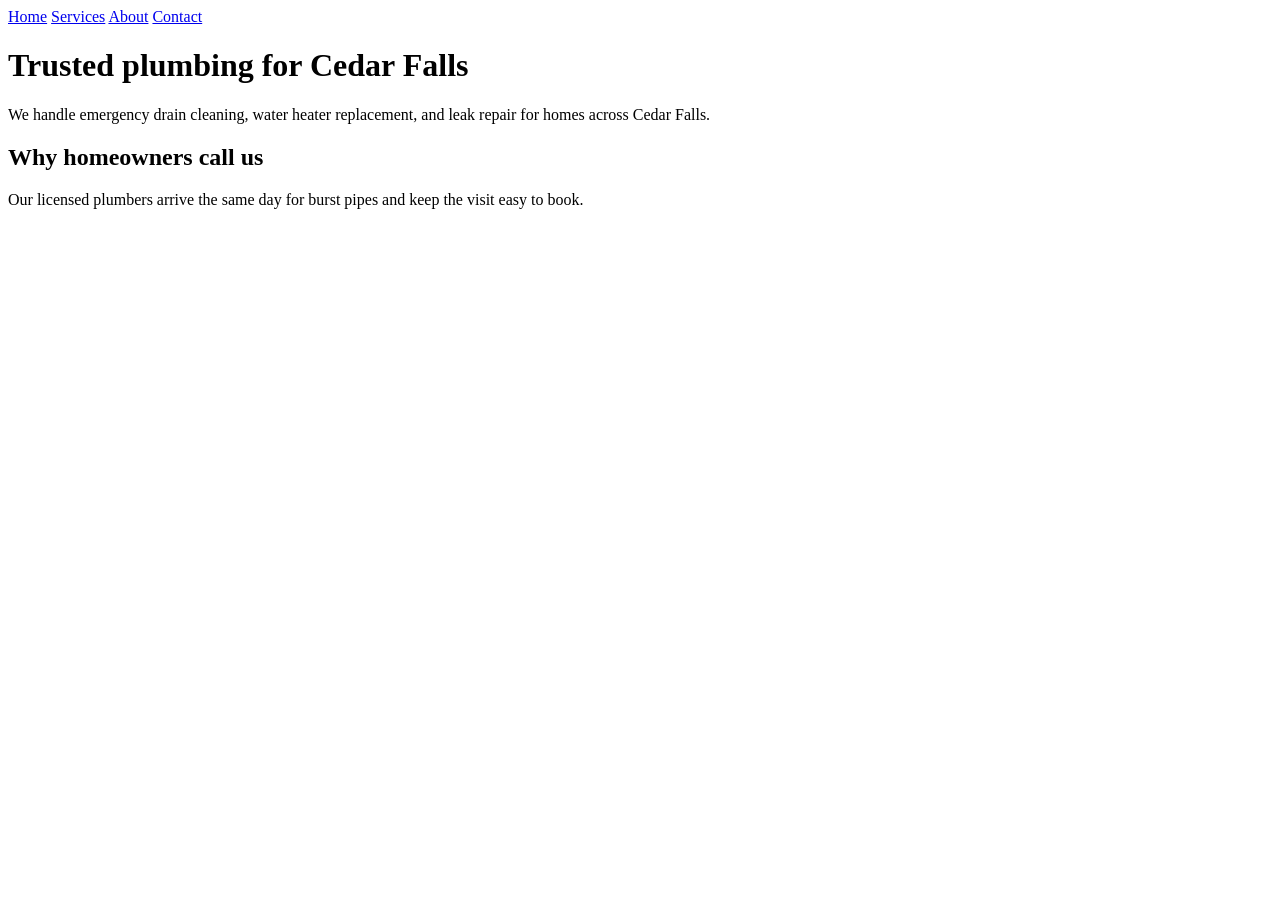
<file: skills/umby-jev-link/fixtures/site/index.html>
<!DOCTYPE html>
<html lang="en">
<head>
  <meta charset="utf-8">
  <title>Riverside Plumbing | Emergency Plumber in Cedar Falls</title>
  <link rel="canonical" href="/">
</head>
<body>
  <header>
    <nav>
      <a href="/">Home</a>
      <a href="/services.html">Services</a>
      <a href="/about.html">About</a>
      <a href="/contact.html">Contact</a>
    </nav>
  </header>
  <main>
    <h1>Trusted plumbing for Cedar Falls</h1>
    <p>We handle emergency drain cleaning, water heater replacement, and leak repair for homes across Cedar Falls.</p>
    <h2>Why homeowners call us</h2>
    <p>Our licensed plumbers arrive the same day for burst pipes and keep the visit easy to book.</p>
  </main>
</body>
</html>
</file>
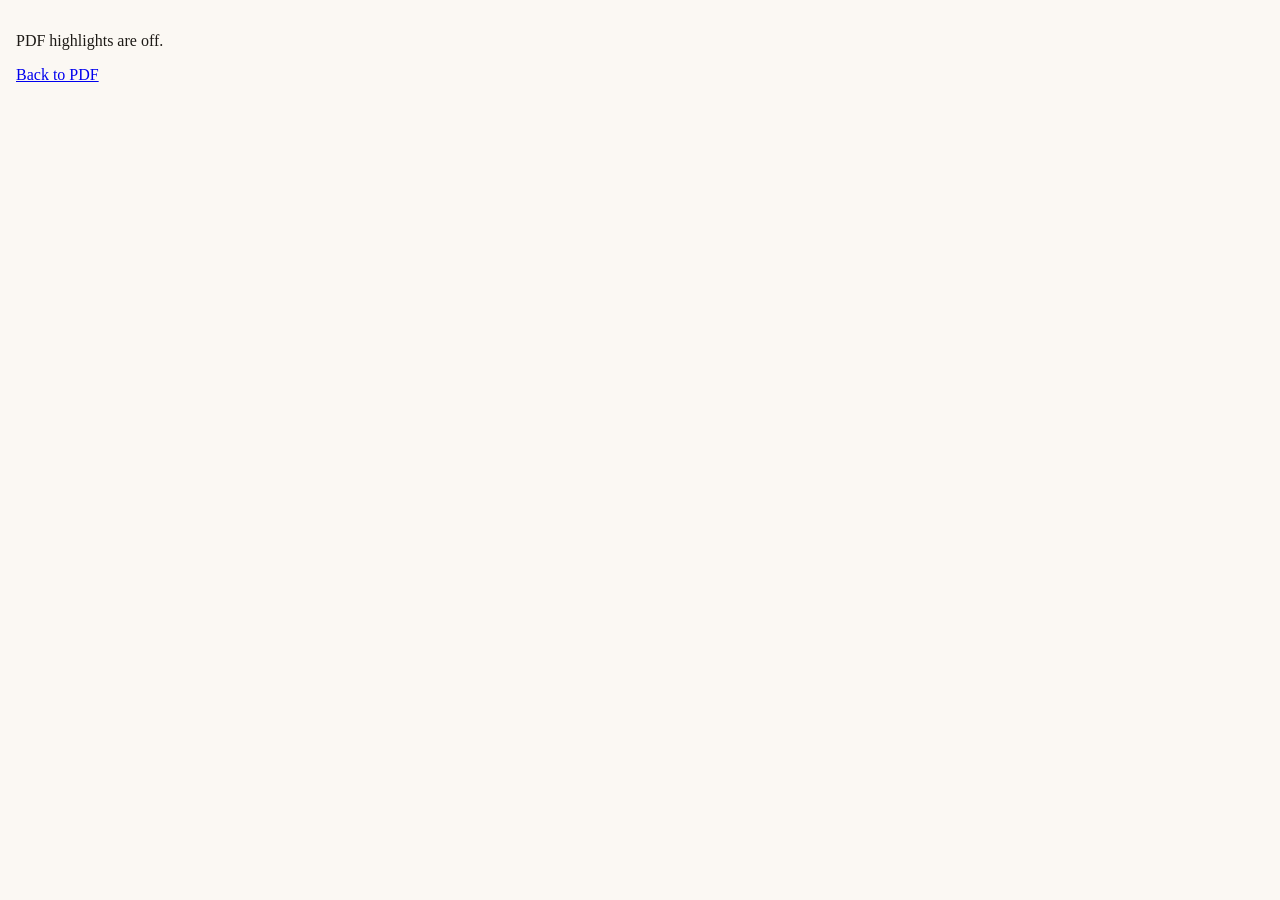
<file: extensions/jev-x-highlight/pdf-viewer.html>
<!DOCTYPE html>
<html lang="en">
<head>
  <meta charset="utf-8">
  <meta name="viewport" content="width=device-width, initial-scale=1">
  <title>PDF</title>
  <link rel="stylesheet" href="highlight.css">
  <style>
    body { margin: 0; background: #fbf8f3; color: #1d1a16; }
    #jev-pdf-app { padding: 16px; }
    #jev-pdf-toolbar { display: flex; gap: 12px; align-items: center; margin-bottom: 12px; }
    .jev-pdf-page { position: relative; margin: 0 auto 16px; }
    .textLayer { position: absolute; left: 0; top: 0; right: 0; bottom: 0; overflow: hidden; line-height: 1; }
    .textLayer span { position: absolute; white-space: pre; color: transparent; transform-origin: 0 0; }
  </style>
</head>
<body>
  <main id="jev-pdf-app"></main>
  <script src="lib/contract.js"></script>
  <script src="lib/runtime.js"></script>
  <script src="lib/url.js"></script>
  <script src="page/pdf.js"></script>
  <script src="pdf-viewer.js"></script>
</body>
</html>
</file>
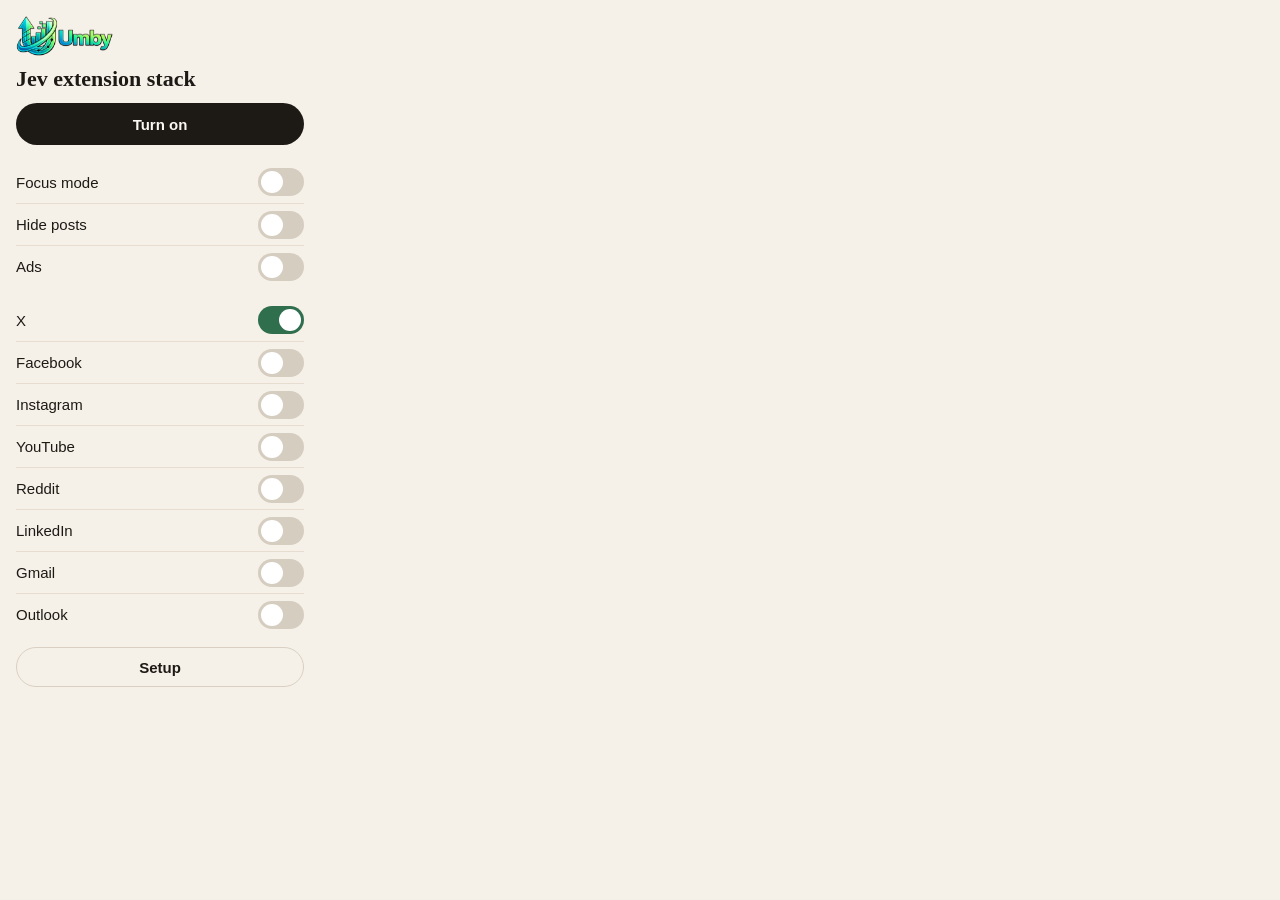
<file: extensions/jev-x-highlight/popup.html>
<!doctype html>
<html lang="en">
<head>
  <meta charset="utf-8">
  <title>Jev extension stack</title>
  <link rel="stylesheet" href="popup.css">
</head>
<body>
  <img src="icons/umby-logo.png" alt="Umby">
  <h1>Jev extension stack</h1>
  <button id="turn" type="button" aria-pressed="false">Turn on</button>
  <div class="keys">
    <div class="site">
      <span id="focus-label">Focus mode</span>
      <button class="switch" type="button" role="switch" aria-checked="false" data-feature="focusDeclutter" aria-labelledby="focus-label"></button>
    </div>
    <div class="site">
      <span id="hide-label">Hide posts</span>
      <button class="switch" type="button" role="switch" aria-checked="false" data-feature="hidePosts" aria-labelledby="hide-label"></button>
    </div>
    <div class="site">
      <span id="ads-label">Ads</span>
      <button class="switch" type="button" role="switch" aria-checked="false" data-feature="ads" aria-labelledby="ads-label"></button>
    </div>
  </div>
  <div class="sites">
    <div class="site">
      <span id="site-x">X</span>
      <button class="switch" type="button" role="switch" aria-checked="true" data-site="x" aria-labelledby="site-x"></button>
    </div>
    <div class="site">
      <span id="site-facebook">Facebook</span>
      <button class="switch" type="button" role="switch" aria-checked="false" data-site="facebook" aria-labelledby="site-facebook"></button>
    </div>
    <div class="site">
      <span id="site-instagram">Instagram</span>
      <button class="switch" type="button" role="switch" aria-checked="false" data-site="instagram" aria-labelledby="site-instagram"></button>
    </div>
    <div class="site">
      <span id="site-youtube">YouTube</span>
      <button class="switch" type="button" role="switch" aria-checked="false" data-site="youtube" aria-labelledby="site-youtube"></button>
    </div>
    <div class="site">
      <span id="site-reddit">Reddit</span>
      <button class="switch" type="button" role="switch" aria-checked="false" data-site="reddit" aria-labelledby="site-reddit"></button>
    </div>
    <div class="site">
      <span id="site-linkedin">LinkedIn</span>
      <button class="switch" type="button" role="switch" aria-checked="false" data-site="linkedin" aria-labelledby="site-linkedin"></button>
    </div>
    <div class="site">
      <span id="site-gmail">Gmail</span>
      <button class="switch" type="button" role="switch" aria-checked="false" data-site="gmail" aria-labelledby="site-gmail"></button>
    </div>
    <div class="site">
      <span id="site-outlook">Outlook</span>
      <button class="switch" type="button" role="switch" aria-checked="false" data-site="outlook" aria-labelledby="site-outlook"></button>
    </div>
  </div>
  <button id="setup" type="button">Setup</button>
  <script src="lib/contract.js"></script>
  <script src="lib/runtime.js"></script>
  <script src="popup.js"></script>
</body>
</html>
</file>
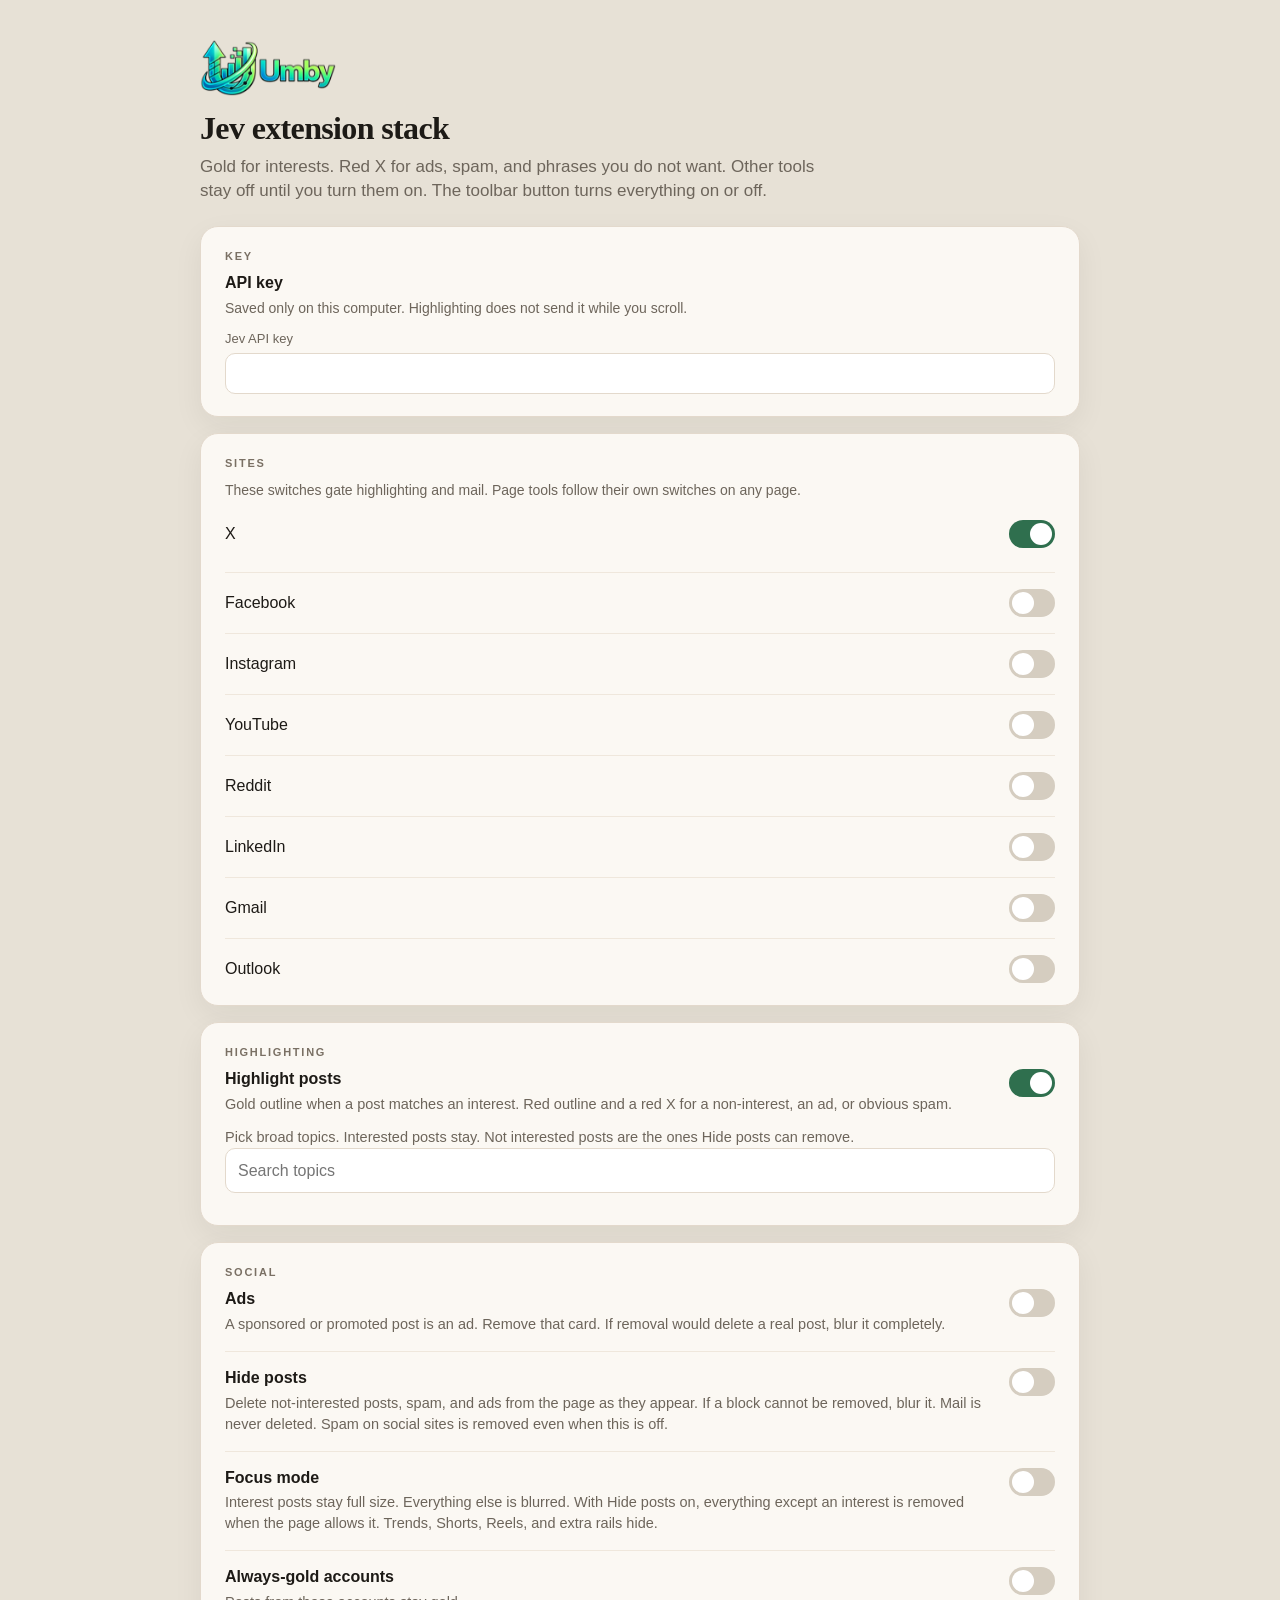
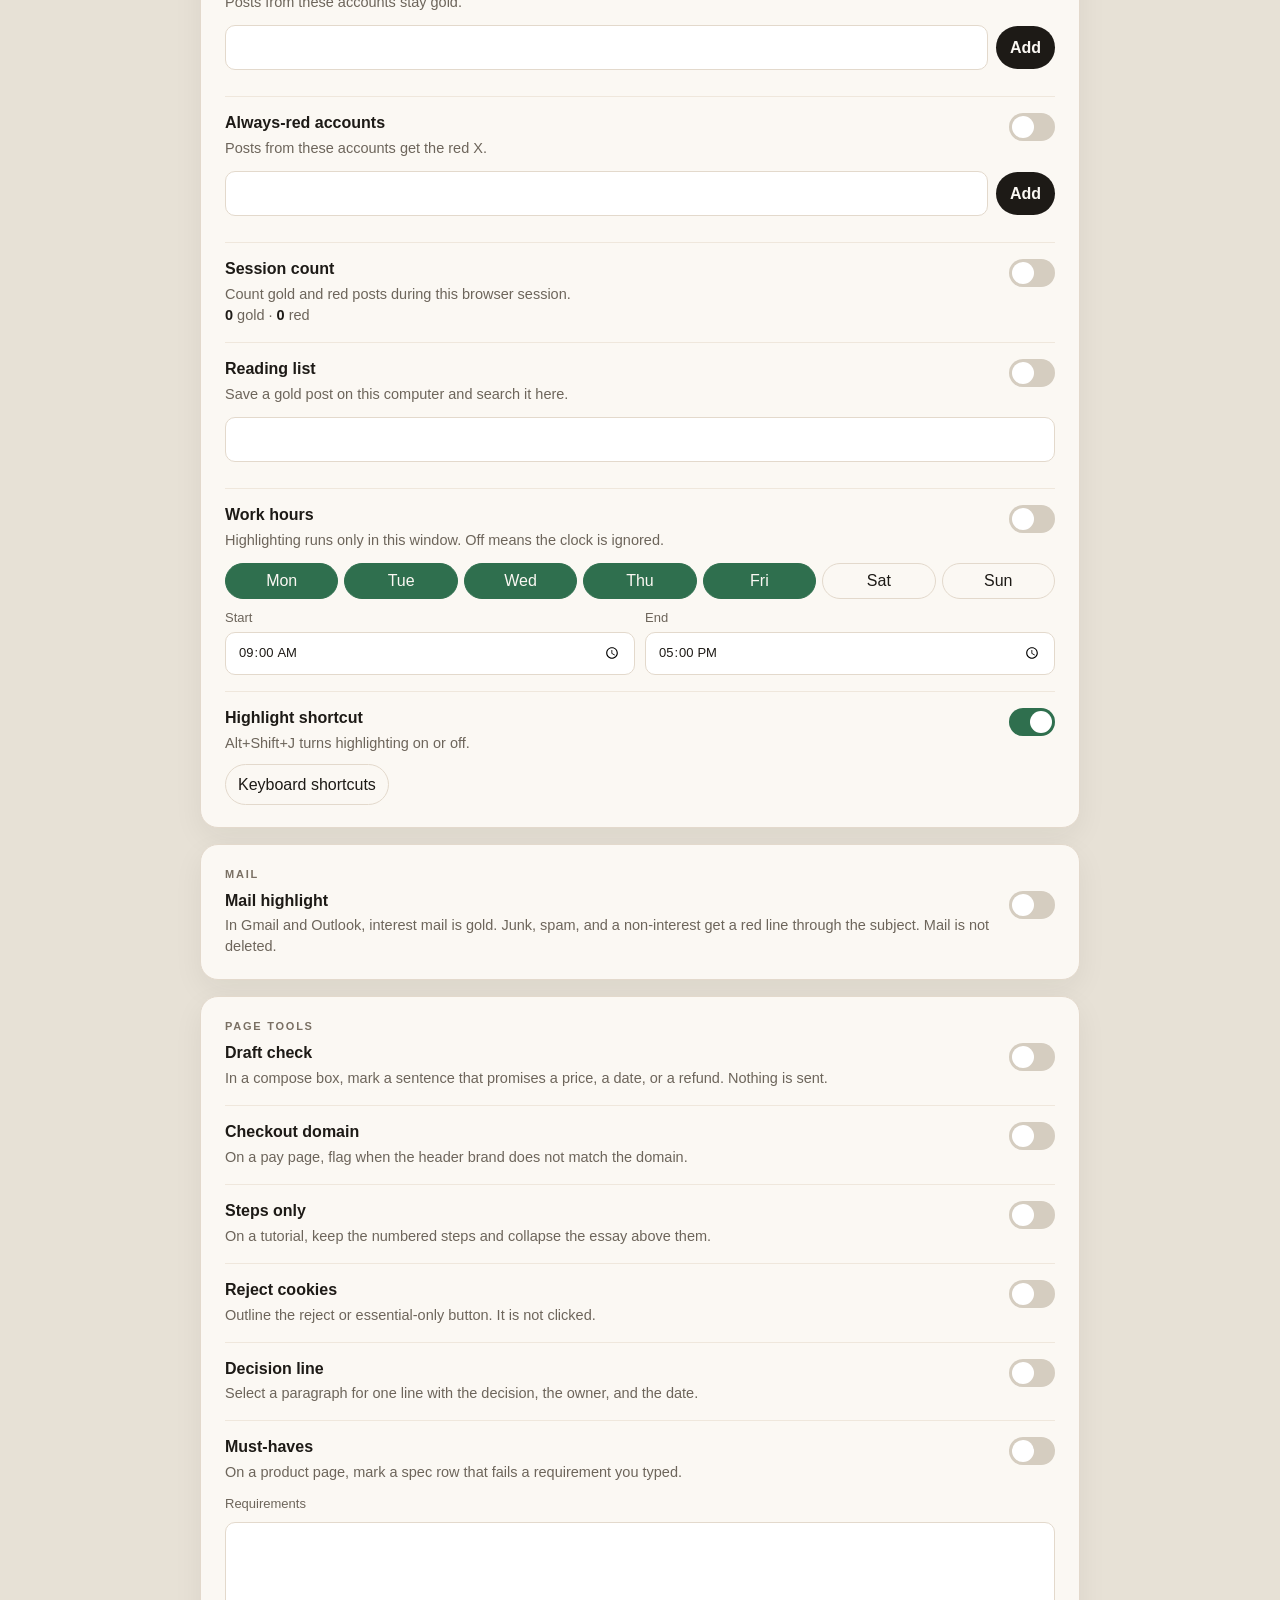
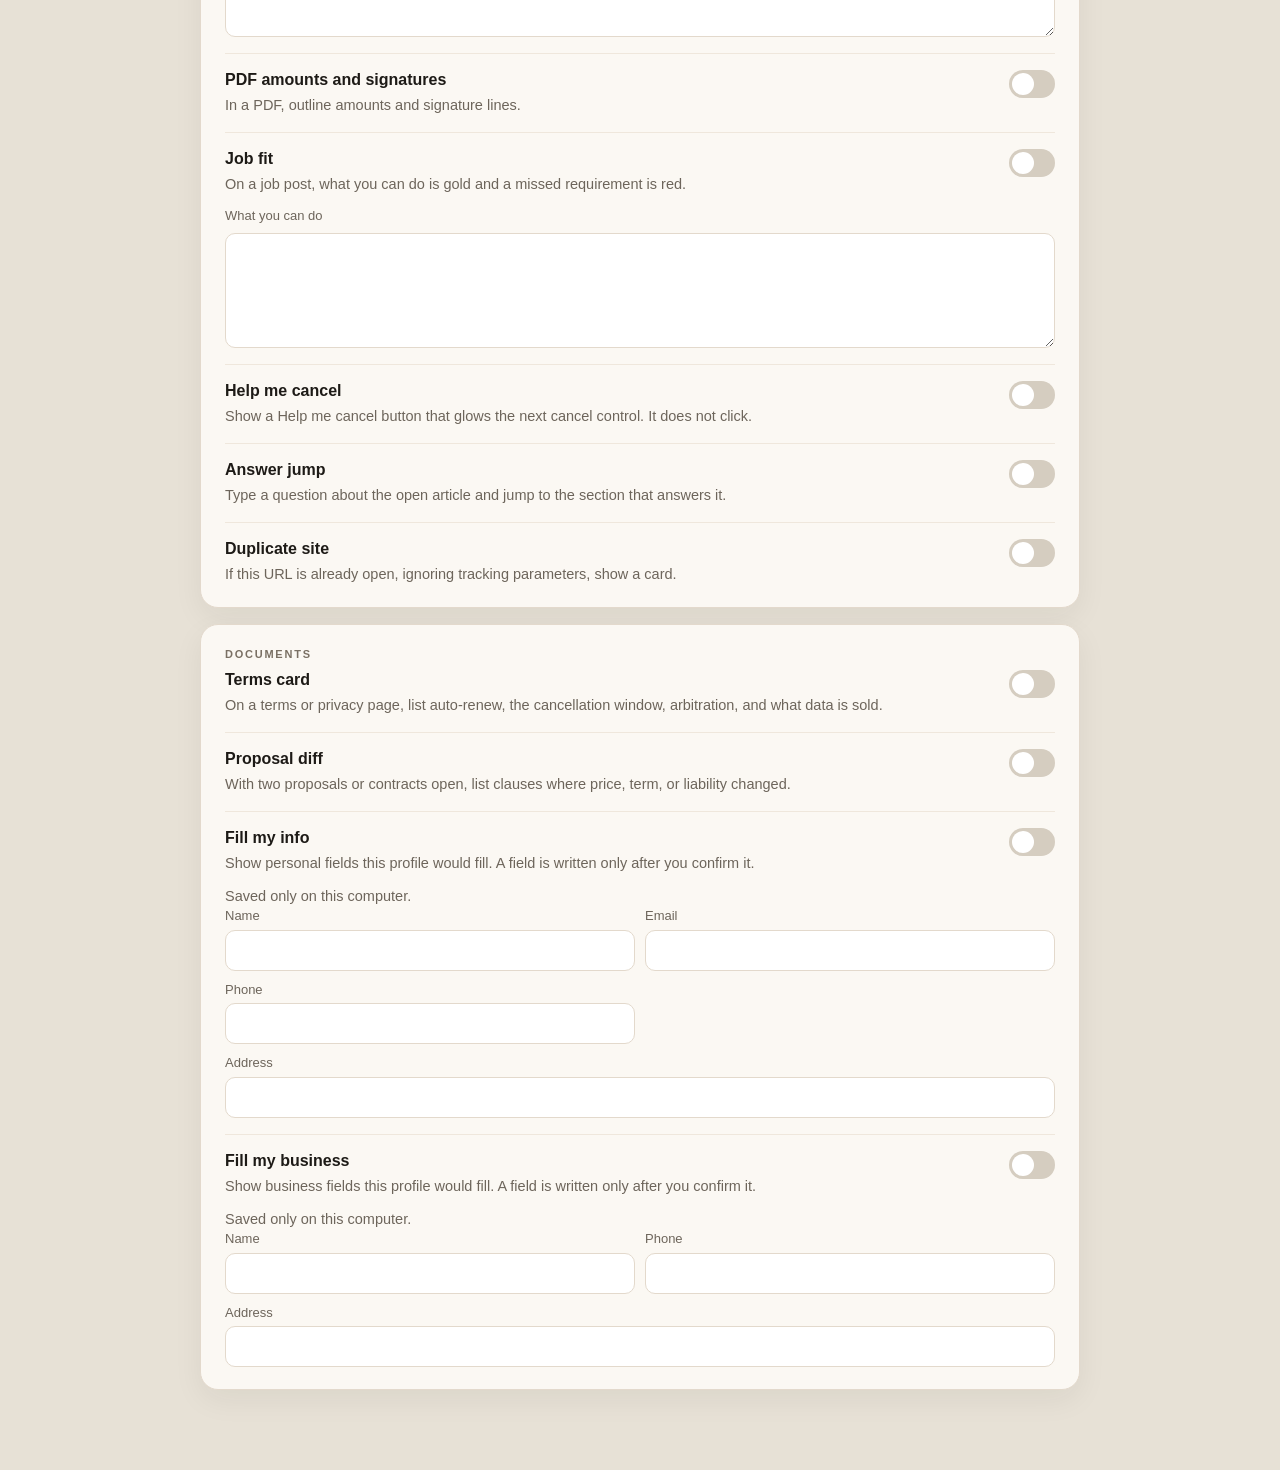
<file: extensions/jev-x-highlight/settings.html>
<!doctype html>
<html lang="en">
<head>
  <meta charset="utf-8">
  <meta name="viewport" content="width=device-width, initial-scale=1">
  <title>Jev extension stack</title>
  <link rel="stylesheet" href="settings.css">
</head>
<body>
  <main class="page">
    <header class="mast">
      <img src="icons/umby-logo.png" alt="Umby">
      <h1>Jev extension stack</h1>
      <p class="lede">Gold for interests. Red X for ads, spam, and phrases you do not want. Other tools stay off until you turn them on. The toolbar button turns everything on or off.</p>
    </header>
    <div class="stack">
      <section id="key" class="card" aria-labelledby="key-label">
        <p class="kicker" id="key-label">Key</p>
        <h2>API key</h2>
        <p class="intro">Saved only on this computer. Highlighting does not send it while you scroll.</p>
        <label>Jev API key
          <input id="api-key" type="password" autocomplete="off" spellcheck="false">
        </label>
      </section>
      <section id="sites" class="card" aria-labelledby="sites-label">
        <p class="kicker" id="sites-label">Sites</p>
        <p class="intro">These switches gate highlighting and mail. Page tools follow their own switches on any page.</p>
        <div class="site">
          <span id="site-x">X</span>
          <button class="switch" type="button" role="switch" aria-checked="true" data-site="x" aria-labelledby="site-x"></button>
        </div>
        <div class="site">
          <span id="site-facebook">Facebook</span>
          <button class="switch" type="button" role="switch" aria-checked="false" data-site="facebook" aria-labelledby="site-facebook"></button>
        </div>
        <div class="site">
          <span id="site-instagram">Instagram</span>
          <button class="switch" type="button" role="switch" aria-checked="false" data-site="instagram" aria-labelledby="site-instagram"></button>
        </div>
        <div class="site">
          <span id="site-youtube">YouTube</span>
          <button class="switch" type="button" role="switch" aria-checked="false" data-site="youtube" aria-labelledby="site-youtube"></button>
        </div>
        <div class="site">
          <span id="site-reddit">Reddit</span>
          <button class="switch" type="button" role="switch" aria-checked="false" data-site="reddit" aria-labelledby="site-reddit"></button>
        </div>
        <div class="site">
          <span id="site-linkedin">LinkedIn</span>
          <button class="switch" type="button" role="switch" aria-checked="false" data-site="linkedin" aria-labelledby="site-linkedin"></button>
        </div>
        <div class="site">
          <span id="site-gmail">Gmail</span>
          <button class="switch" type="button" role="switch" aria-checked="false" data-site="gmail" aria-labelledby="site-gmail"></button>
        </div>
        <div class="site">
          <span id="site-outlook">Outlook</span>
          <button class="switch" type="button" role="switch" aria-checked="false" data-site="outlook" aria-labelledby="site-outlook"></button>
        </div>
      </section>

      <section id="highlighting" class="card" aria-labelledby="highlighting-label">
        <p class="kicker" id="highlighting-label">Highlighting</p>
        <div class="feature">
          <div>
            <h2>Highlight posts</h2>
            <p>Gold outline when a post matches an interest. Red outline and a red X for a non-interest, an ad, or obvious spam.</p>
          </div>
          <button class="switch" type="button" role="switch" aria-checked="true" aria-label="Highlight posts" data-feature="highlight"></button>
          <div class="extra">
            <p class="note">Pick broad topics. Interested posts stay. Not interested posts are the ones Hide posts can remove.</p>
            <input id="topic-search" type="search" autocomplete="off" aria-label="Search topics" placeholder="Search topics">
            <div id="topic-list" class="topics"></div>
          </div>
        </div>
      </section>

      <section id="social" class="card" aria-labelledby="social-label">
        <p class="kicker" id="social-label">Social</p>
        <div class="feature">
          <div>
            <h2>Ads</h2>
            <p>A sponsored or promoted post is an ad. Remove that card. If removal would delete a real post, blur it completely.</p>
          </div>
          <button class="switch" type="button" role="switch" aria-checked="false" aria-label="Ads" data-feature="ads"></button>
        </div>
        <div class="feature">
          <div>
            <h2>Hide posts</h2>
            <p>Delete not-interested posts, spam, and ads from the page as they appear. If a block cannot be removed, blur it. Mail is never deleted. Spam on social sites is removed even when this is off.</p>
          </div>
          <button class="switch" type="button" role="switch" aria-checked="false" aria-label="Hide posts" data-feature="hidePosts"></button>
        </div>
        <div class="feature">
          <div>
            <h2>Focus mode</h2>
            <p>Interest posts stay full size. Everything else is blurred. With Hide posts on, everything except an interest is removed when the page allows it. Trends, Shorts, Reels, and extra rails hide.</p>
          </div>
          <button class="switch" type="button" role="switch" aria-checked="false" aria-label="Focus and declutter" data-feature="focusDeclutter"></button>
        </div>
        <div class="feature">
          <div>
            <h2>Always-gold accounts</h2>
            <p>Posts from these accounts stay gold.</p>
          </div>
          <button class="switch" type="button" role="switch" aria-checked="false" aria-label="Always-gold accounts" data-feature="goldAccounts"></button>
          <div class="extra">
            <div class="composer">
              <input id="gold-account-input" type="text" autocomplete="off" aria-label="Always-gold account">
              <button id="gold-account-add" class="add" type="button">Add</button>
            </div>
            <ul class="items" id="gold-account-list"></ul>
          </div>
        </div>
        <div class="feature">
          <div>
            <h2>Always-red accounts</h2>
            <p>Posts from these accounts get the red X.</p>
          </div>
          <button class="switch" type="button" role="switch" aria-checked="false" aria-label="Always-red accounts" data-feature="redAccounts"></button>
          <div class="extra">
            <div class="composer">
              <input id="red-account-input" type="text" autocomplete="off" aria-label="Always-red account">
              <button id="red-account-add" class="add" type="button">Add</button>
            </div>
            <ul class="items" id="red-account-list"></ul>
          </div>
        </div>
        <div class="feature">
          <div>
            <h2>Session count</h2>
            <p>Count gold and red posts during this browser session.</p>
            <p class="meters"><span id="session-gold">0</span> gold · <span id="session-red">0</span> red</p>
          </div>
          <button class="switch" type="button" role="switch" aria-checked="false" aria-label="Session count" data-feature="sessionCount"></button>
        </div>
        <div class="feature">
          <div>
            <h2>Reading list</h2>
            <p>Save a gold post on this computer and search it here.</p>
          </div>
          <button class="switch" type="button" role="switch" aria-checked="false" aria-label="Reading list" data-feature="readingList"></button>
          <div class="extra">
            <input id="reading-search" type="search" aria-label="Search reading list">
            <ul class="items" id="reading-list"></ul>
          </div>
        </div>
        <div class="feature">
          <div>
            <h2>Work hours</h2>
            <p>Highlighting runs only in this window. Off means the clock is ignored.</p>
          </div>
          <button class="switch" type="button" role="switch" aria-checked="false" aria-label="Work hours" data-feature="workHours"></button>
          <div class="extra">
            <div class="days" role="group" aria-label="Days">
              <button class="day" type="button" data-day="1" aria-label="Monday" aria-pressed="true">Mon</button>
              <button class="day" type="button" data-day="2" aria-label="Tuesday" aria-pressed="true">Tue</button>
              <button class="day" type="button" data-day="3" aria-label="Wednesday" aria-pressed="true">Wed</button>
              <button class="day" type="button" data-day="4" aria-label="Thursday" aria-pressed="true">Thu</button>
              <button class="day" type="button" data-day="5" aria-label="Friday" aria-pressed="true">Fri</button>
              <button class="day" type="button" data-day="6" aria-label="Saturday" aria-pressed="false">Sat</button>
              <button class="day" type="button" data-day="0" aria-label="Sunday" aria-pressed="false">Sun</button>
            </div>
            <div class="times">
              <label>Start <input id="hours-start" type="time" value="09:00"></label>
              <label>End <input id="hours-end" type="time" value="17:00"></label>
            </div>
          </div>
        </div>
        <div class="feature">
          <div>
            <h2>Highlight shortcut</h2>
            <p>Alt+Shift+J turns highlighting on or off.</p>
            <button id="open-shortcuts" class="quiet" type="button">Keyboard shortcuts</button>
          </div>
          <button class="switch" type="button" role="switch" aria-checked="true" aria-label="Highlight shortcut" data-feature="highlightShortcut"></button>
        </div>
      </section>

      <section id="mail" class="card" aria-labelledby="mail-label">
        <p class="kicker" id="mail-label">Mail</p>
        <div class="feature">
          <div>
            <h2>Mail highlight</h2>
            <p>In Gmail and Outlook, interest mail is gold. Junk, spam, and a non-interest get a red line through the subject. Mail is not deleted.</p>
          </div>
          <button class="switch" type="button" role="switch" aria-checked="false" aria-label="Mail highlight" data-feature="mail"></button>
        </div>
      </section>

      <section id="page-tools" class="card" aria-labelledby="page-label">
        <p class="kicker" id="page-label">Page tools</p>
        <div class="feature">
          <div>
            <h2>Draft check</h2>
            <p>In a compose box, mark a sentence that promises a price, a date, or a refund. Nothing is sent.</p>
          </div>
          <button class="switch" type="button" role="switch" aria-checked="false" aria-label="Draft check" data-feature="draftCheck"></button>
        </div>
        <div class="feature">
          <div>
            <h2>Checkout domain</h2>
            <p>On a pay page, flag when the header brand does not match the domain.</p>
          </div>
          <button class="switch" type="button" role="switch" aria-checked="false" aria-label="Checkout domain" data-feature="checkoutDomain"></button>
        </div>
        <div class="feature">
          <div>
            <h2>Steps only</h2>
            <p>On a tutorial, keep the numbered steps and collapse the essay above them.</p>
          </div>
          <button class="switch" type="button" role="switch" aria-checked="false" aria-label="Steps only" data-feature="stepsOnly"></button>
        </div>
        <div class="feature">
          <div>
            <h2>Reject cookies</h2>
            <p>Outline the reject or essential-only button. It is not clicked.</p>
          </div>
          <button class="switch" type="button" role="switch" aria-checked="false" aria-label="Reject cookies" data-feature="rejectCookies"></button>
        </div>
        <div class="feature">
          <div>
            <h2>Decision line</h2>
            <p>Select a paragraph for one line with the decision, the owner, and the date.</p>
          </div>
          <button class="switch" type="button" role="switch" aria-checked="false" aria-label="Decision line" data-feature="decisionLine"></button>
        </div>
        <div class="feature">
          <div>
            <h2>Must-haves</h2>
            <p>On a product page, mark a spec row that fails a requirement you typed.</p>
          </div>
          <button class="switch" type="button" role="switch" aria-checked="false" aria-label="Must-haves" data-feature="mustHaves"></button>
          <div class="extra">
            <label class="stack-label" for="must-haves">Requirements</label>
            <textarea id="must-haves" rows="4"></textarea>
          </div>
        </div>
        <div class="feature">
          <div>
            <h2>PDF amounts and signatures</h2>
            <p>In a PDF, outline amounts and signature lines.</p>
          </div>
          <button class="switch" type="button" role="switch" aria-checked="false" aria-label="PDF amounts and signatures" data-feature="pdf"></button>
        </div>
        <div class="feature">
          <div>
            <h2>Job fit</h2>
            <p>On a job post, what you can do is gold and a missed requirement is red.</p>
          </div>
          <button class="switch" type="button" role="switch" aria-checked="false" aria-label="Job fit" data-feature="jobFit"></button>
          <div class="extra">
            <label class="stack-label" for="job-can-do">What you can do</label>
            <textarea id="job-can-do" rows="4"></textarea>
          </div>
        </div>
        <div class="feature">
          <div>
            <h2>Help me cancel</h2>
            <p>Show a Help me cancel button that glows the next cancel control. It does not click.</p>
          </div>
          <button class="switch" type="button" role="switch" aria-checked="false" aria-label="Help me cancel" data-feature="helpCancel"></button>
        </div>
        <div class="feature">
          <div>
            <h2>Answer jump</h2>
            <p>Type a question about the open article and jump to the section that answers it.</p>
          </div>
          <button class="switch" type="button" role="switch" aria-checked="false" aria-label="Answer jump" data-feature="answerJump"></button>
        </div>
        <div class="feature">
          <div>
            <h2>Duplicate site</h2>
            <p>If this URL is already open, ignoring tracking parameters, show a card.</p>
          </div>
          <button class="switch" type="button" role="switch" aria-checked="false" aria-label="Duplicate site" data-feature="duplicateSite"></button>
        </div>
      </section>

      <section id="documents" class="card" aria-labelledby="documents-label">
        <p class="kicker" id="documents-label">Documents</p>
        <div class="feature">
          <div>
            <h2>Terms card</h2>
            <p>On a terms or privacy page, list auto-renew, the cancellation window, arbitration, and what data is sold.</p>
          </div>
          <button class="switch" type="button" role="switch" aria-checked="false" aria-label="Terms card" data-feature="termsCard"></button>
        </div>
        <div class="feature">
          <div>
            <h2>Proposal diff</h2>
            <p>With two proposals or contracts open, list clauses where price, term, or liability changed.</p>
          </div>
          <button class="switch" type="button" role="switch" aria-checked="false" aria-label="Proposal diff" data-feature="proposalDiff"></button>
        </div>
        <div class="feature">
          <div>
            <h2>Fill my info</h2>
            <p>Show personal fields this profile would fill. A field is written only after you confirm it.</p>
          </div>
          <button class="switch" type="button" role="switch" aria-checked="false" aria-label="Fill my info" data-feature="fillInfo"></button>
          <div class="extra">
            <p class="note">Saved only on this computer.</p>
            <div class="fields">
              <label>Name <input id="profile-name" type="text" autocomplete="name"></label>
              <label>Email <input id="profile-email" type="text" autocomplete="email"></label>
              <label>Phone <input id="profile-phone" type="text" autocomplete="tel"></label>
              <label class="wide">Address <input id="profile-address" type="text" autocomplete="street-address"></label>
            </div>
          </div>
        </div>
        <div class="feature">
          <div>
            <h2>Fill my business</h2>
            <p>Show business fields this profile would fill. A field is written only after you confirm it.</p>
          </div>
          <button class="switch" type="button" role="switch" aria-checked="false" aria-label="Fill my business" data-feature="fillBusiness"></button>
          <div class="extra">
            <p class="note">Saved only on this computer.</p>
            <div class="fields">
              <label>Name <input id="business-name" type="text" autocomplete="organization"></label>
              <label>Phone <input id="business-phone" type="text" autocomplete="tel"></label>
              <label class="wide">Address <input id="business-address" type="text" autocomplete="street-address"></label>
            </div>
          </div>
        </div>
      </section>
    </div>
  </main>
  <script src="lib/contract.js"></script>
  <script src="lib/runtime.js"></script>
  <script src="lib/topics.js"></script>
  <script src="settings.js"></script>
</body>
</html>
</file>
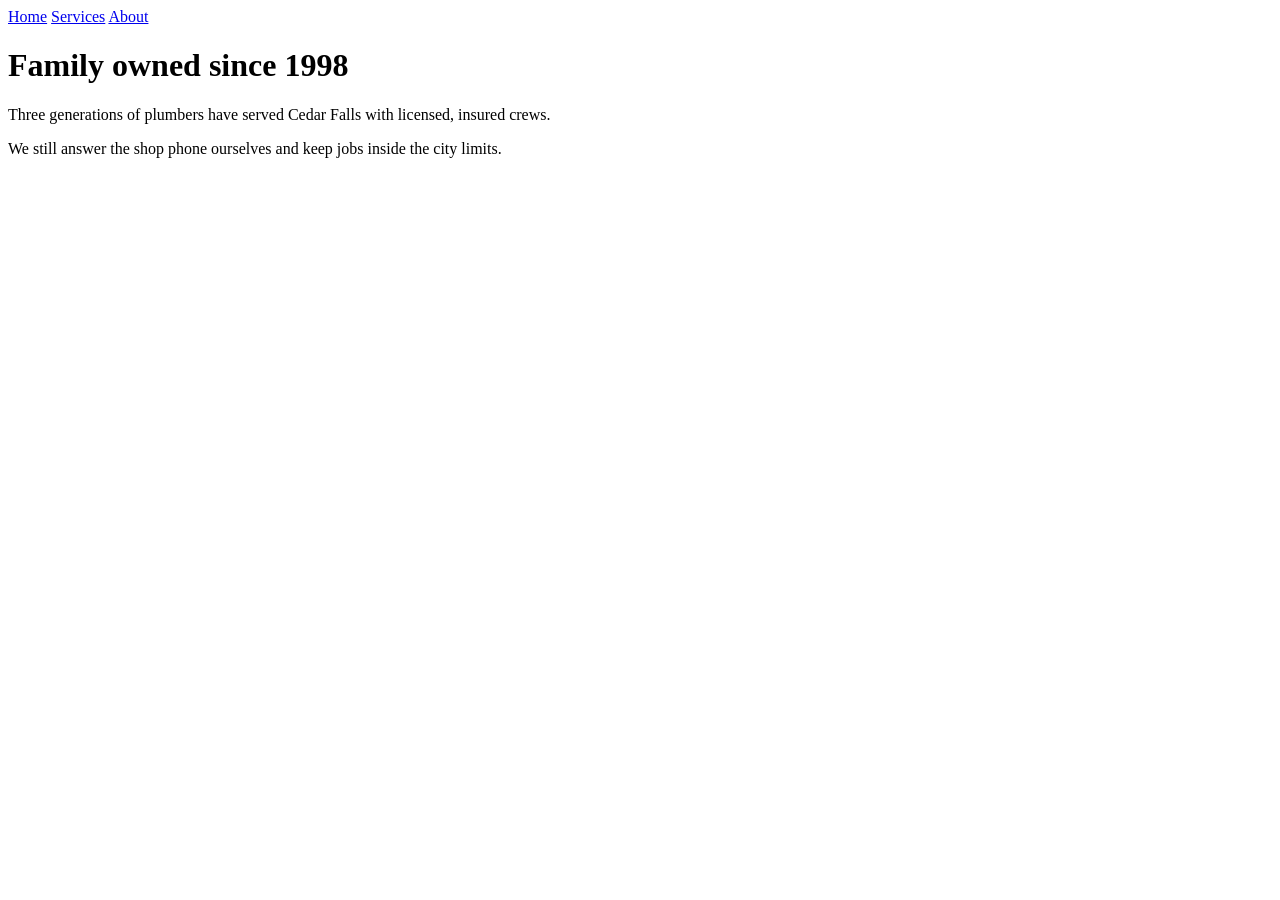
<file: skills/umby-jev-link/fixtures/site/about.html>
<!DOCTYPE html>
<html lang="en">
<head>
  <meta charset="utf-8">
  <title>About Riverside Plumbing</title>
  <link rel="canonical" href="/about.html">
</head>
<body>
  <header>
    <nav>
      <a href="/">Home</a>
      <a href="/services.html">Services</a>
      <a href="/about.html">About</a>
    </nav>
  </header>
  <main>
    <h1>Family owned since 1998</h1>
    <p>Three generations of plumbers have served Cedar Falls with licensed, insured crews.</p>
    <p>We still answer the shop phone ourselves and keep jobs inside the city limits.</p>
  </main>
</body>
</html>
</file>
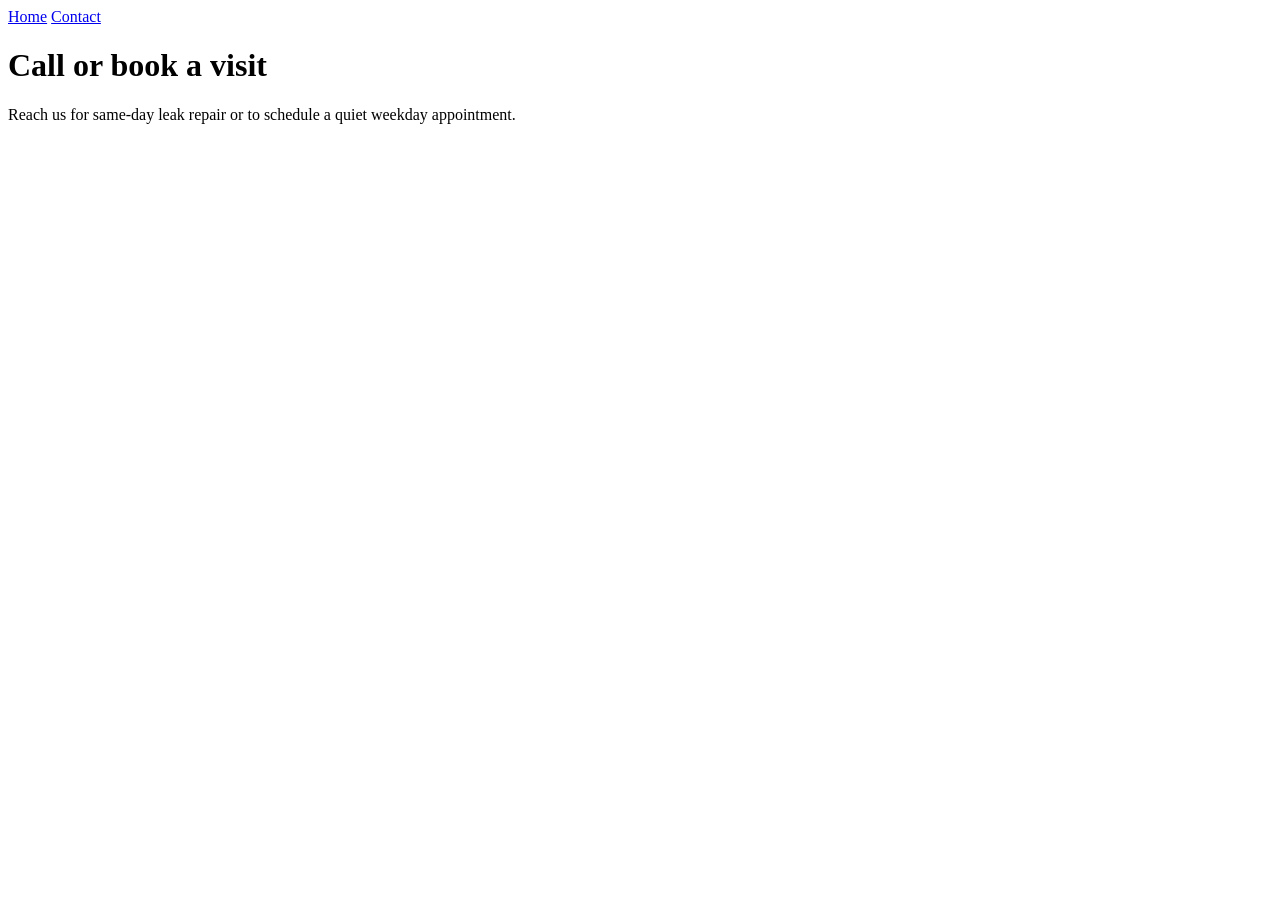
<file: skills/umby-jev-link/fixtures/site/contact.html>
<!DOCTYPE html>
<html lang="en">
<head>
  <meta charset="utf-8">
  <title>Contact Riverside Plumbing</title>
  <link rel="canonical" href="/contact.html">
</head>
<body>
  <header>
    <nav>
      <a href="/">Home</a>
      <a href="/contact.html">Contact</a>
    </nav>
  </header>
  <main>
    <h1>Call or book a visit</h1>
    <p>Reach us for same-day leak repair or to schedule a quiet weekday appointment.</p>
  </main>
</body>
</html>
</file>
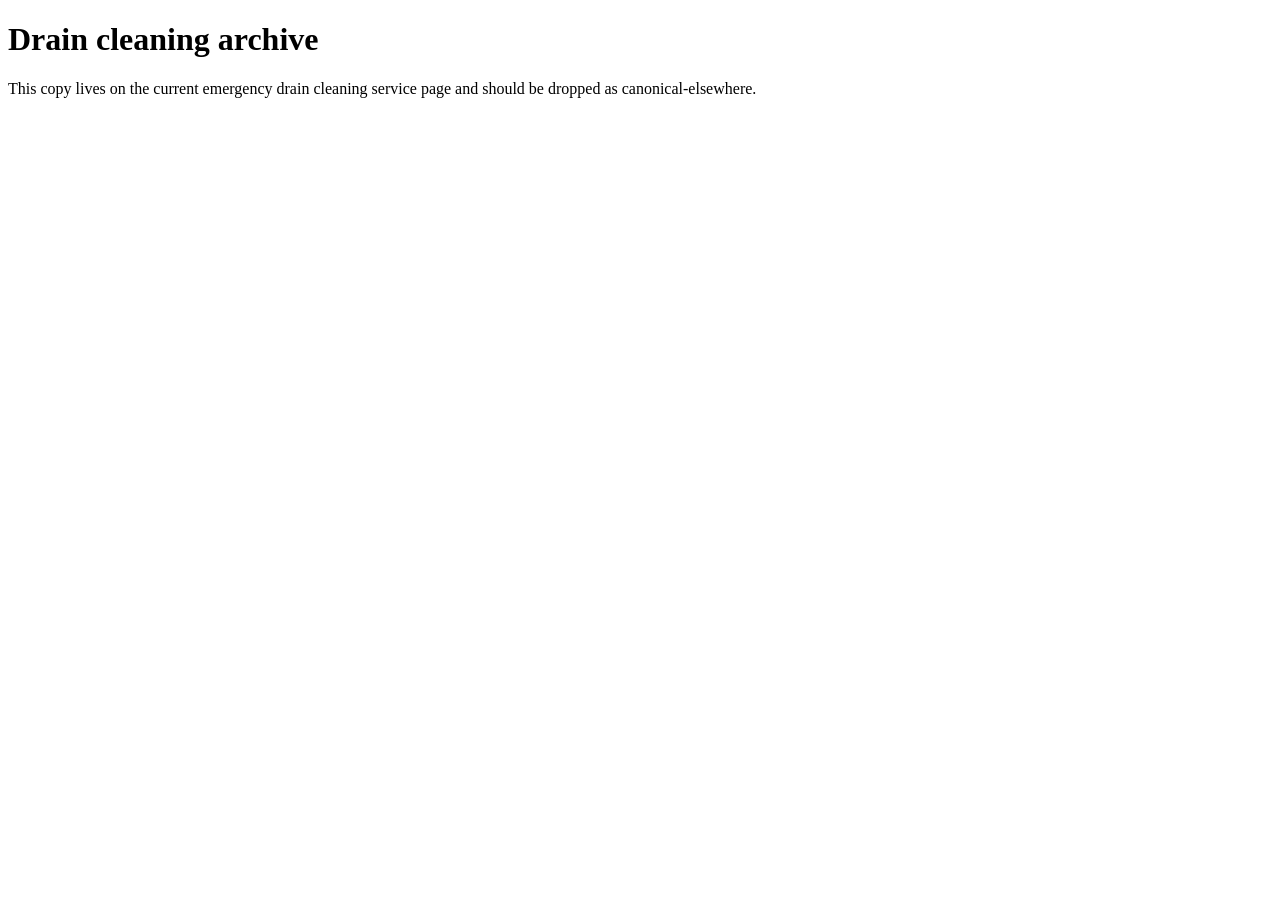
<file: skills/umby-jev-link/fixtures/site/old-drains.html>
<!DOCTYPE html>
<html lang="en">
<head>
  <meta charset="utf-8">
  <title>Old drain cleaning page</title>
  <link rel="canonical" href="/services/drains.html">
</head>
<body>
  <main>
    <h1>Drain cleaning archive</h1>
    <p>This copy lives on the current emergency drain cleaning service page and should be dropped as canonical-elsewhere.</p>
  </main>
</body>
</html>
</file>
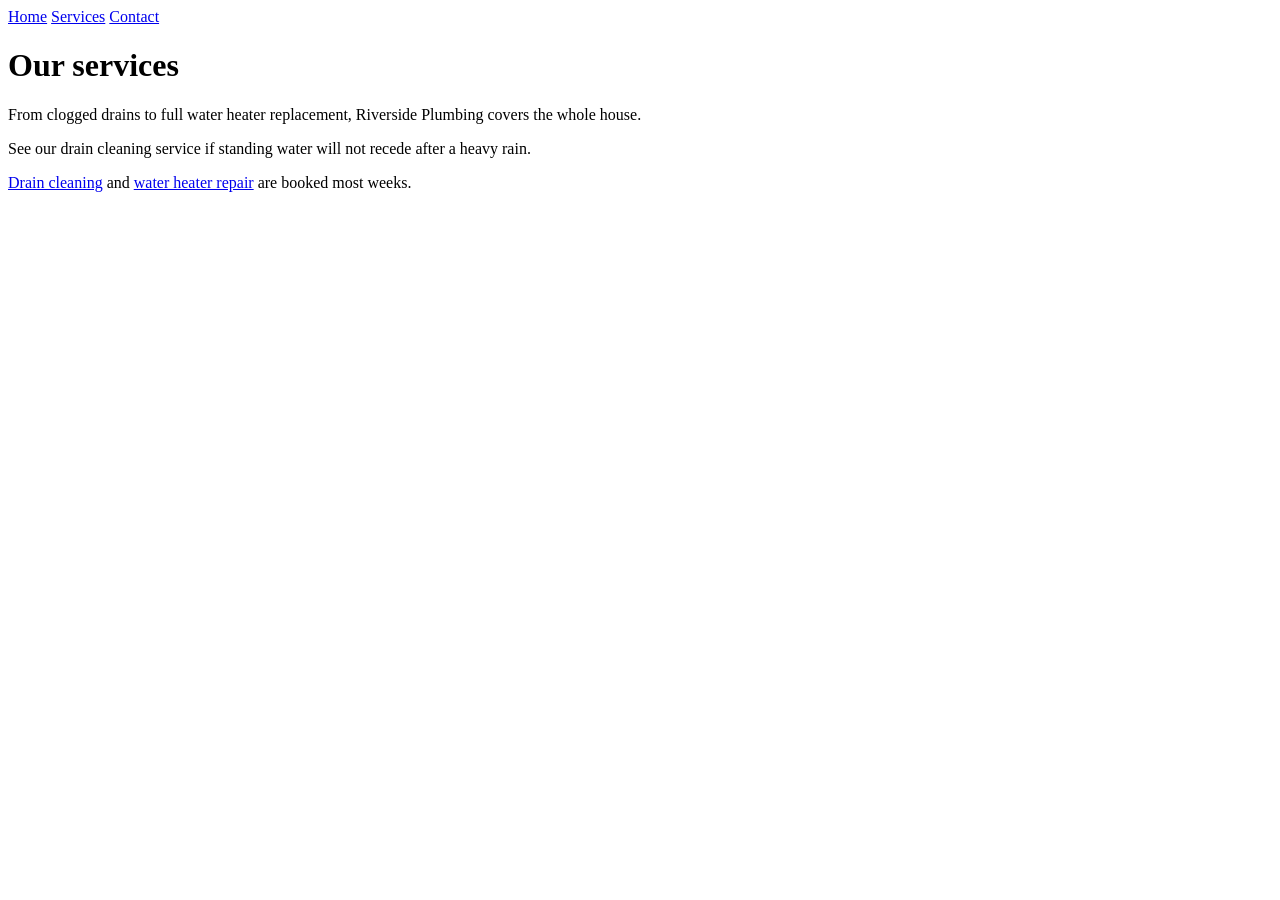
<file: skills/umby-jev-link/fixtures/site/services.html>
<!DOCTYPE html>
<html lang="en">
<head>
  <meta charset="utf-8">
  <title>Plumbing Services in Cedar Falls</title>
  <link rel="canonical" href="/services.html">
</head>
<body>
  <header>
    <nav>
      <a href="/">Home</a>
      <a href="/services.html">Services</a>
      <a href="/contact.html">Contact</a>
    </nav>
  </header>
  <main>
    <h1>Our services</h1>
    <p>From clogged drains to full water heater replacement, Riverside Plumbing covers the whole house.</p>
    <p>See our drain cleaning service if standing water will not recede after a heavy rain.</p>
    <p><a href="/services/drains.html">Drain cleaning</a> and <a href="/services/water-heater.html">water heater repair</a> are booked most weeks.</p>
  </main>
</body>
</html>
</file>
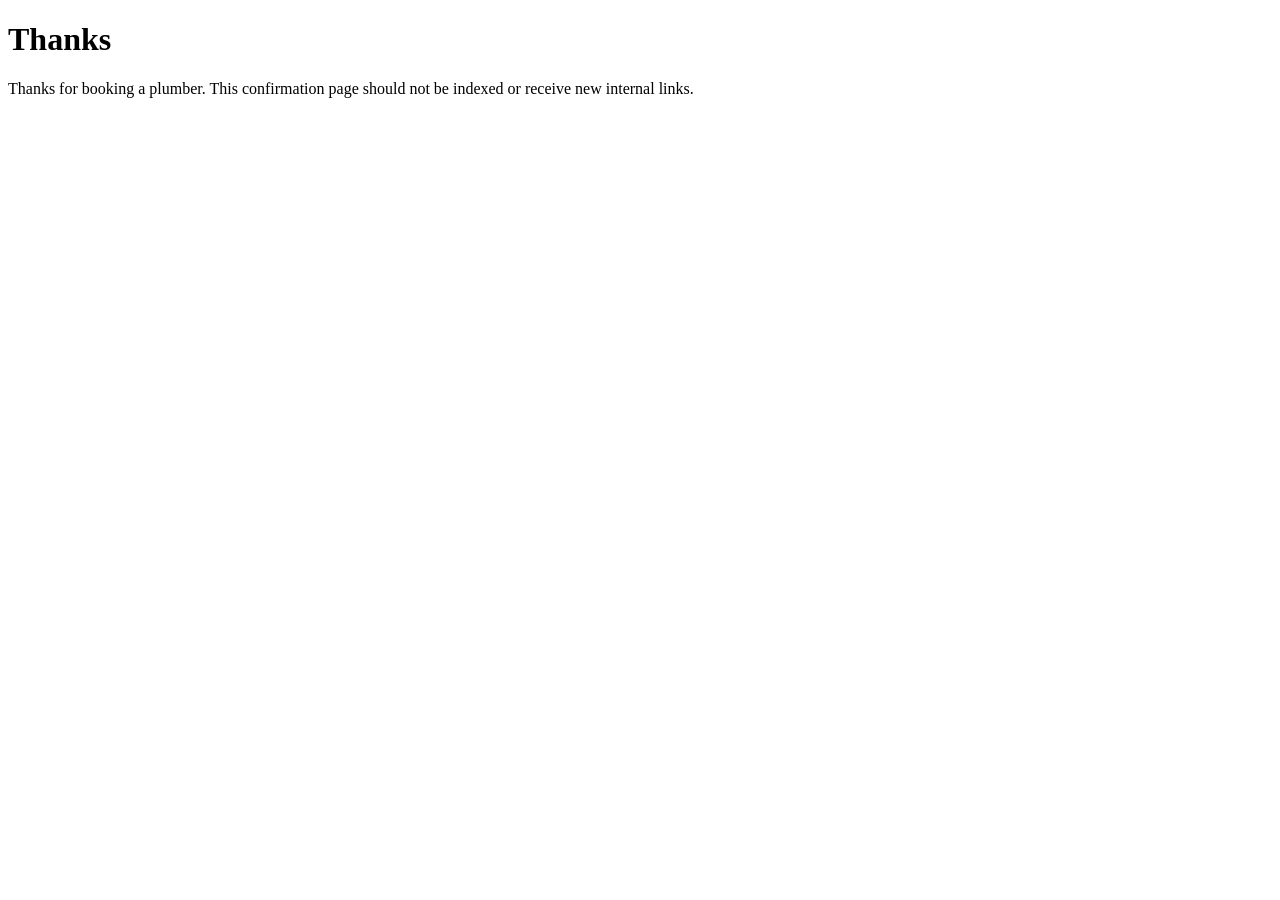
<file: skills/umby-jev-link/fixtures/site/thanks.html>
<!DOCTYPE html>
<html lang="en">
<head>
  <meta charset="utf-8">
  <title>Thanks for booking</title>
  <meta name="robots" content="noindex, nofollow">
  <link rel="canonical" href="/thanks.html">
</head>
<body>
  <main>
    <h1>Thanks</h1>
    <p>Thanks for booking a plumber. This confirmation page should not be indexed or receive new internal links.</p>
  </main>
</body>
</html>
</file>
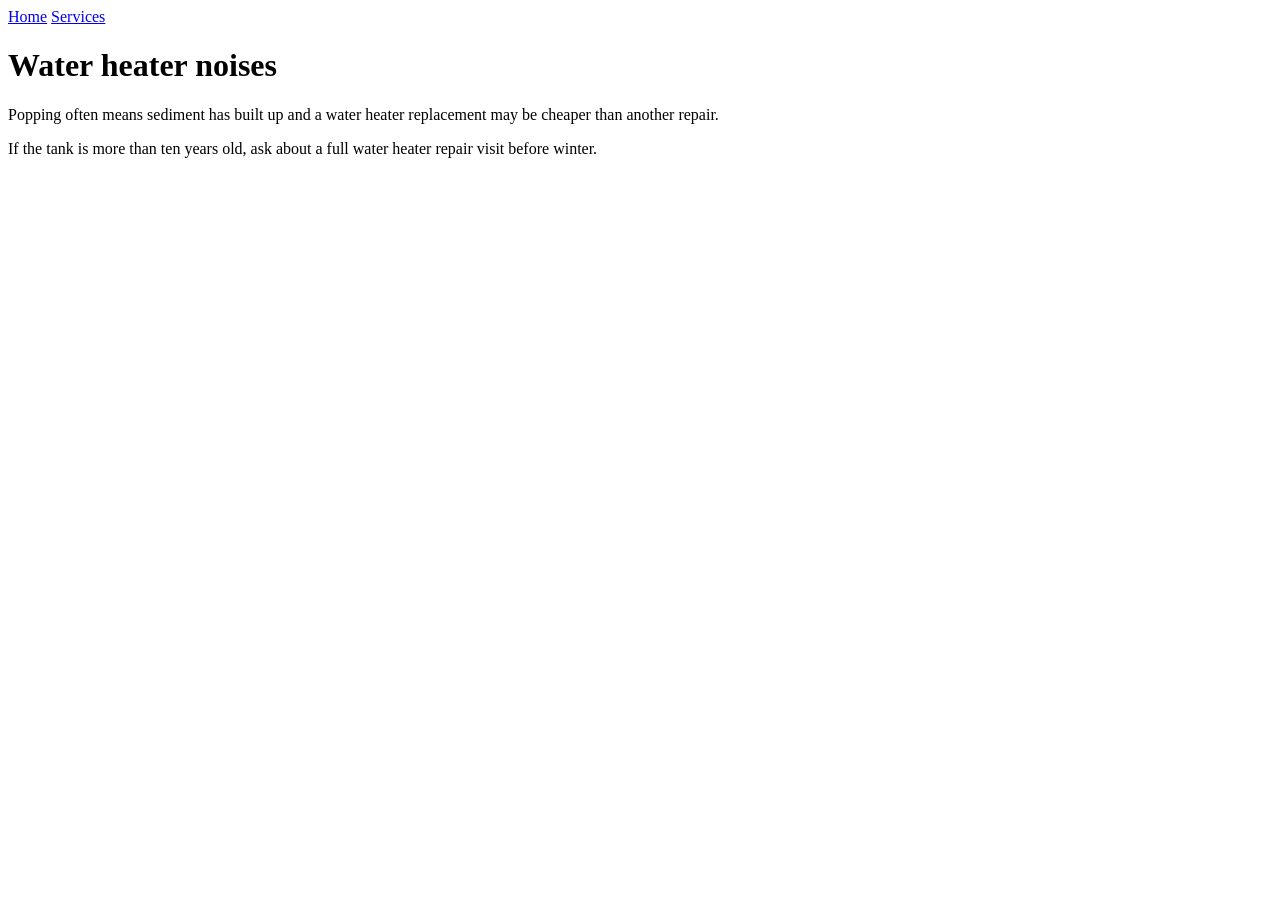
<file: skills/umby-jev-link/fixtures/site/blog/water-heater-noises.html>
<!DOCTYPE html>
<html lang="en">
<head>
  <meta charset="utf-8">
  <title>Why Your Water Heater is Making Noise</title>
  <link rel="canonical" href="/blog/water-heater-noises.html">
</head>
<body>
  <header>
    <nav>
      <a href="/">Home</a>
      <a href="/services.html">Services</a>
    </nav>
  </header>
  <main>
    <h1>Water heater noises</h1>
    <p>Popping often means sediment has built up and a water heater replacement may be cheaper than another repair.</p>
    <p>If the tank is more than ten years old, ask about a full water heater repair visit before winter.</p>
  </main>
</body>
</html>
</file>
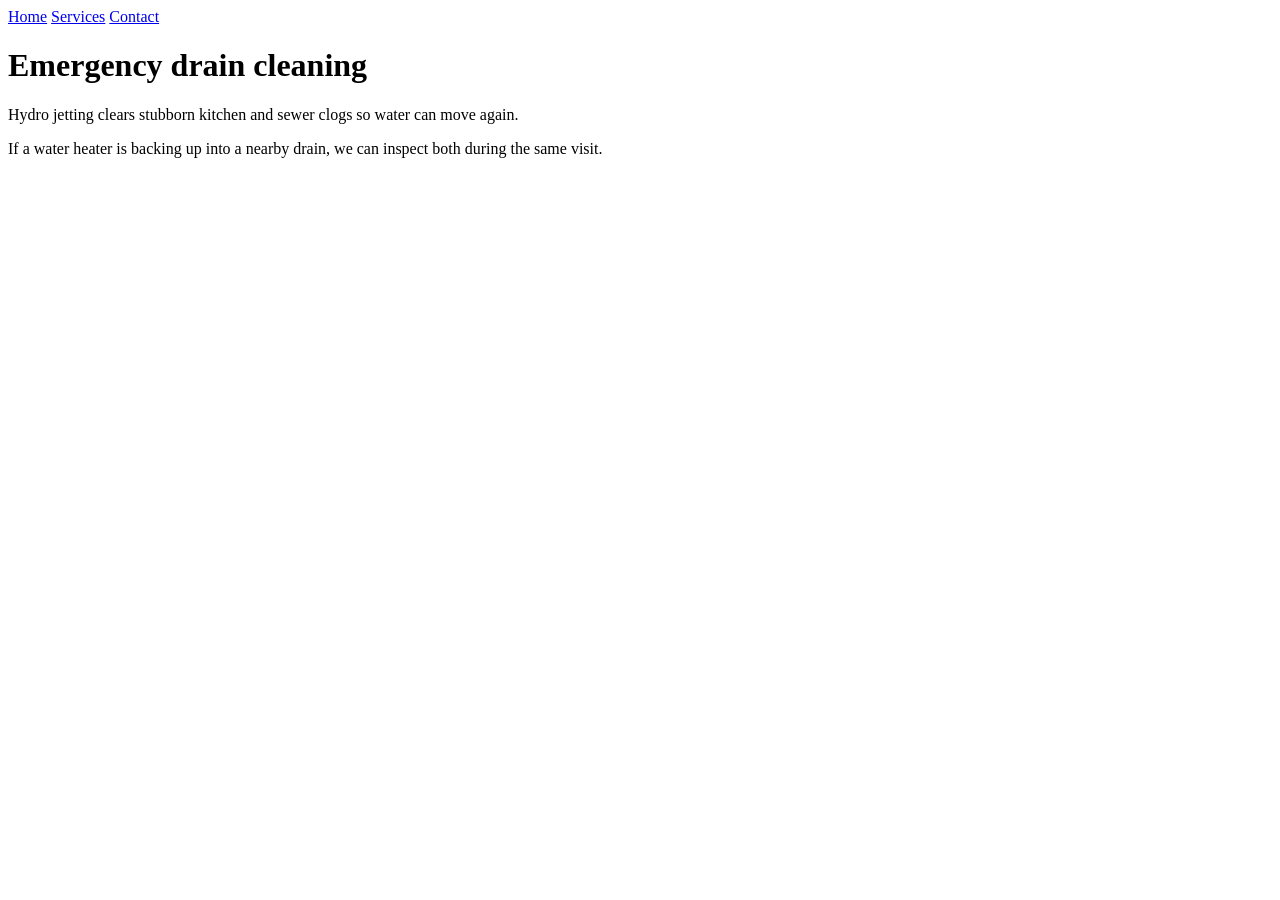
<file: skills/umby-jev-link/fixtures/site/services/drains.html>
<!DOCTYPE html>
<html lang="en">
<head>
  <meta charset="utf-8">
  <title>Drain Cleaning in Cedar Falls</title>
  <link rel="canonical" href="/services/drains.html">
</head>
<body>
  <header>
    <nav>
      <a href="/">Home</a>
      <a href="/services.html">Services</a>
      <a href="/contact.html">Contact</a>
    </nav>
  </header>
  <main>
    <h1>Emergency drain cleaning</h1>
    <p>Hydro jetting clears stubborn kitchen and sewer clogs so water can move again.</p>
    <p>If a water heater is backing up into a nearby drain, we can inspect both during the same visit.</p>
  </main>
</body>
</html>
</file>
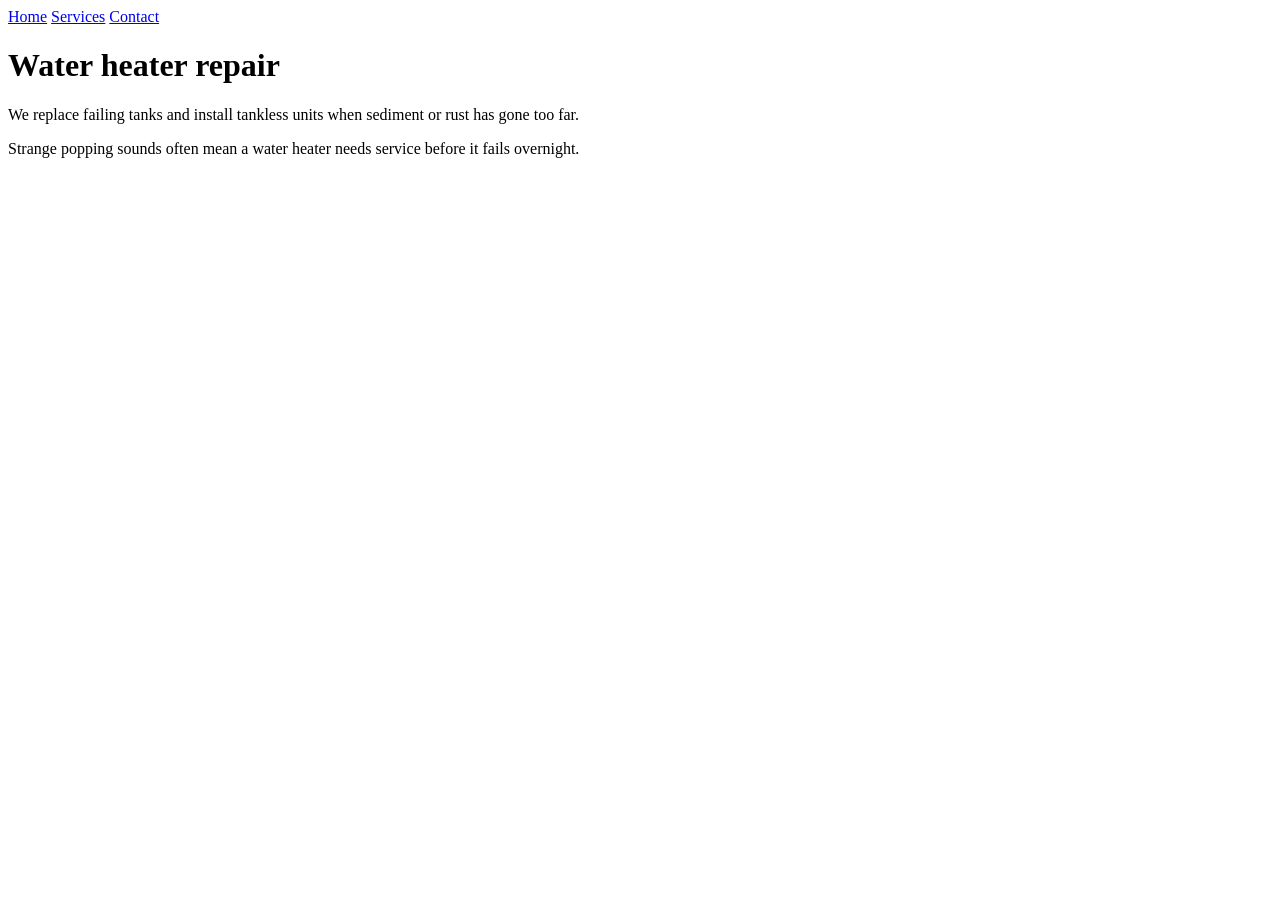
<file: skills/umby-jev-link/fixtures/site/services/water-heater.html>
<!DOCTYPE html>
<html lang="en">
<head>
  <meta charset="utf-8">
  <title>Water Heater Repair and Replacement</title>
  <link rel="canonical" href="/services/water-heater.html">
</head>
<body>
  <header>
    <nav>
      <a href="/">Home</a>
      <a href="/services.html">Services</a>
      <a href="/contact.html">Contact</a>
    </nav>
  </header>
  <main>
    <h1>Water heater repair</h1>
    <p>We replace failing tanks and install tankless units when sediment or rust has gone too far.</p>
    <p>Strange popping sounds often mean a water heater needs service before it fails overnight.</p>
  </main>
</body>
</html>
</file>
<file: extensions/jev-x-highlight/highlight.css>
.jev-gold {
  outline: 3px solid #d4a017 !important;
  outline-offset: 3px;
  border-radius: 12px;
}

.jev-bad {
  outline: 3px solid #d21f1f !important;
  outline-offset: 3px;
  border-radius: 12px;
}

.jev-x {
  position: absolute;
  z-index: 2147483000;
  top: 6px;
  right: 6px;
  width: 28px;
  height: 28px;
  border-radius: 8px;
  background: #d21f1f;
  color: #fff;
  font: 700 16px/28px "Avenir Next", "Segoe UI", sans-serif;
  text-align: center;
  pointer-events: none;
  box-shadow: 0 1px 4px rgba(0, 0, 0, 0.25);
}

.jev-faded {
  opacity: 0.38 !important;
}

.jev-collapsed {
  max-height: 36px !important;
  overflow: hidden !important;
  position: relative !important;
}

.jev-show,
.jev-save,
.jev-card button,
.jev-fill-row button {
  font: 600 13px/1 "Avenir Next", "Segoe UI", sans-serif;
  border: 0;
  border-radius: 999px;
  padding: 6px 10px;
  background: #1d1a16;
  color: #fbf8f3;
  cursor: pointer;
}

.jev-show {
  position: absolute;
  z-index: 2147483000;
  top: 4px;
  left: 8px;
}

.jev-save {
  position: absolute;
  z-index: 2147483000;
  top: 6px;
  left: 8px;
  background: #8a6a12;
}

.jev-hide {
  display: none !important;
}

.jev-blur {
  filter: blur(22px) !important;
  opacity: 0.28 !important;
}

.jev-subject-strike {
  text-decoration: line-through !important;
  color: #d21f1f !important;
}

/* Gmail collapses table borders, so a row outline never shows. */
tr.jev-gold td {
  background-color: rgba(212, 160, 23, 0.45) !important;
}

tr.jev-bad td {
  background-color: rgba(210, 31, 31, 0.28) !important;
}

.jev-glow {
  outline: 3px solid #2f9d6a !important;
  outline-offset: 3px;
  box-shadow: 0 0 0 6px rgba(47, 157, 106, 0.28), 0 0 18px rgba(47, 157, 106, 0.85) !important;
  border-radius: 8px;
}

.jev-reject {
  outline: 3px solid #d4a017 !important;
  outline-offset: 4px;
  box-shadow: 0 0 0 4px rgba(212, 160, 23, 0.25);
  border-radius: 8px;
}

.jev-fail {
  outline: 2px solid #d21f1f !important;
  background: rgba(210, 31, 31, 0.08) !important;
}

.jev-pass {
  outline: 2px solid #d4a017 !important;
  background: rgba(212, 160, 23, 0.12) !important;
}

::highlight(jev-draft) {
  background-color: #f3d36a;
  color: #1d1a16;
}

.jev-card {
  position: fixed;
  z-index: 2147483646;
  right: 16px;
  bottom: 16px;
  width: min(380px, calc(100vw - 32px));
  max-height: min(70vh, 520px);
  overflow: auto;
  box-sizing: border-box;
  padding: 14px 16px;
  border-radius: 16px;
  background: #fbf8f3;
  color: #1d1a16;
  border: 1px solid #e3d9cc;
  box-shadow: 0 12px 40px rgba(40, 30, 10, 0.16);
  font: 14px/1.45 "Avenir Next", "Segoe UI", sans-serif;
}

.jev-card h2,
.jev-card p {
  margin: 0 0 8px;
}

.jev-card h2 {
  font: 600 15px/1.3 Palatino, Georgia, serif;
}

.jev-card ul {
  margin: 0 0 8px;
  padding-left: 18px;
}

.jev-card .jev-row {
  display: flex;
  gap: 8px;
  flex-wrap: wrap;
  margin-top: 8px;
}

.jev-anchor {
  position: relative !important;
}

#jev-help-cancel {
  position: fixed;
  z-index: 2147483646;
  left: 16px;
  bottom: 16px;
  font: 600 14px/1 "Avenir Next", "Segoe UI", sans-serif;
  padding: 10px 14px;
  border: 0;
  border-radius: 999px;
  background: #1d1a16;
  color: #fbf8f3;
  cursor: pointer;
  box-shadow: 0 8px 24px rgba(40, 30, 10, 0.18);
}
</file>
<file: extensions/jev-x-highlight/popup.css>
*, *::before, *::after { box-sizing: border-box; }

html { color-scheme: light; }

html, body {
  width: 320px;
  max-height: 600px;
}

body {
  margin: 0;
  padding: 16px;
  overflow-y: auto;
  background: #f6f1e8;
  color: #1d1a16;
  font: 15px/1.4 "Avenir Next", "Segoe UI", sans-serif;
}

img {
  display: block;
  height: 40px;
  width: auto;
}

h1 {
  margin: 10px 0 12px;
  font-family: Palatino, Georgia, serif;
  font-size: 22px;
  font-weight: 600;
  line-height: 1.15;
}

button { font: inherit; cursor: pointer; }

#turn, #setup {
  width: 100%;
  border-radius: 999px;
  font-weight: 600;
}

#turn {
  height: 42px;
  margin: 0 0 8px;
  border: 0;
  background: #1d1a16;
  color: #fbf8f3;
}

#turn.is-on { background: #2f6f4e; }

#setup {
  height: 40px;
  margin-top: 12px;
  border: 1px solid #d9d0c3;
  background: transparent;
  color: #1d1a16;
}

.keys { margin: 8px 0 12px; }

.site {
  display: grid;
  grid-template-columns: minmax(0, 1fr) 46px;
  align-items: center;
  min-height: 42px;
}

.site + .site { border-top: 1px solid #e6ddd0; }

.site span { font-size: 15px; }

.switch {
  width: 46px;
  height: 28px;
  padding: 0;
  border: 0;
  border-radius: 999px;
  background: #d5cdc0;
  position: relative;
}

.switch::after {
  content: "";
  position: absolute;
  top: 3px;
  left: 3px;
  width: 22px;
  height: 22px;
  border-radius: 50%;
  background: #fff;
  transition: transform 160ms ease;
}

.switch[aria-checked="true"] { background: #2f6f4e; }

.switch[aria-checked="true"]::after { transform: translateX(18px); }

:focus { outline: none; }

:focus-visible {
  outline: 2px solid #2f6f4e;
  outline-offset: 2px;
}

@media (prefers-reduced-motion: reduce) {
  .switch::after { transition: none; }
}
</file>
<file: extensions/jev-x-highlight/settings.css>
*, *::before, *::after { box-sizing: border-box; }

html { color-scheme: light; }

body {
  margin: 0;
  overflow-x: clip;
  background: #e7e1d6;
  color: #1d1a16;
  font: 16px/1.45 "Avenir Next", "Segoe UI", sans-serif;
}

button, input, textarea { font: inherit; color: inherit; }

button { cursor: pointer; }

.page {
  max-width: 920px;
  margin: 0 auto;
  padding: 40px 20px 80px;
}

.mast { margin-bottom: 22px; }

.mast img {
  display: block;
  height: 56px;
  width: auto;
}

h1 {
  margin: 14px 0 8px;
  font-family: Palatino, Georgia, serif;
  font-size: 32px;
  font-weight: 600;
  letter-spacing: -0.02em;
  line-height: 1.15;
}

.lede {
  margin: 0;
  max-width: 40rem;
  color: #6d655b;
  font-size: 17px;
}

.stack {
  display: flex;
  flex-direction: column;
  gap: 16px;
  margin-top: 22px;
}

.card {
  background: #fbf8f3;
  border: 1px solid #e3d9cc;
  border-radius: 18px;
  box-shadow: 0 10px 30px rgba(40, 30, 10, 0.06);
  padding: 22px 24px;
}

.kicker {
  margin: 0 0 8px;
  font-size: 11px;
  font-weight: 600;
  letter-spacing: 0.16em;
  text-transform: uppercase;
  color: #7a7064;
}

.intro {
  margin: 0 0 12px;
  color: #6d655b;
  font-size: 14px;
}

.feature, .site {
  display: grid;
  grid-template-columns: minmax(0, 1fr) 46px;
  column-gap: 18px;
  row-gap: 12px;
  align-items: start;
}

.site { align-items: center; min-height: 44px; }

.feature + .feature,
.site + .site {
  margin-top: 16px;
  padding-top: 16px;
  border-top: 1px solid #efe7dc;
}

#key h2,
.feature h2 {
  margin: 0 0 4px;
  font-size: 16px;
  font-weight: 600;
  line-height: 1.3;
}

.feature p, .intro { overflow-wrap: anywhere; }

.feature p {
  margin: 0;
  color: #6d655b;
  font-size: 14.5px;
}

.extra { grid-column: 1 / -1; min-width: 0; }

.switch {
  width: 46px;
  height: 28px;
  padding: 0;
  border: 0;
  border-radius: 999px;
  background: #d5cdc0;
  position: relative;
  justify-self: end;
}

.switch::after {
  content: "";
  position: absolute;
  top: 3px;
  left: 3px;
  width: 22px;
  height: 22px;
  border-radius: 50%;
  background: #fff;
  transition: transform 160ms ease;
}

.switch[aria-checked="true"] { background: #2f6f4e; }

.switch[aria-checked="true"]::after { transform: translateX(18px); }

h3 {
  margin: 0 0 8px;
  font-size: 14px;
  font-weight: 600;
}

.block + .block { margin-top: 16px; }

.composer {
  display: flex;
  gap: 8px;
  align-items: center;
}

.composer input { flex: 1 1 auto; min-width: 0; }

.topics {
  max-height: 440px;
  overflow: auto;
  display: grid;
  gap: 6px;
  margin-top: 10px;
}

.topic {
  display: grid;
  grid-template-columns: minmax(0, 1fr) auto auto;
  gap: 8px;
  align-items: center;
}

.topic span { font-size: 14px; }

.topic button {
  border: 1px solid #d9d0c3;
  background: #fff;
  border-radius: 999px;
  padding: 6px 10px;
  font-size: 12px;
}

.topic button[aria-pressed="true"] {
  background: #2f6f4e;
  border-color: #2f6f4e;
  color: #fbf8f3;
}

.topic button.block[aria-pressed="true"] {
  background: #8d2a2a;
  border-color: #8d2a2a;
}

input[type="text"],
input[type="password"],
input[type="search"],
input[type="time"],
textarea {
  width: 100%;
  min-width: 0;
  max-width: 100%;
  border: 1px solid #e3d9cc;
  border-radius: 10px;
  background: #fff;
  color: #1d1a16;
  padding: 10px 12px;
}

textarea {
  resize: vertical;
  min-height: 88px;
  display: block;
}

.add, .quiet, .remove { border-radius: 999px; }

.add {
  flex: 0 0 auto;
  border: 0;
  background: #1d1a16;
  color: #fbf8f3;
  font-weight: 600;
  padding: 10px 14px;
}

.quiet {
  margin-top: 10px;
  border: 1px solid #e3d9cc;
  background: transparent;
  color: #1d1a16;
  padding: 8px 12px;
}

.remove {
  flex: 0 0 auto;
  border: 0;
  background: transparent;
  color: #6d655b;
  padding: 6px 8px;
}

.items {
  list-style: none;
  margin: 10px 0 0;
  padding: 0;
  display: flex;
  flex-direction: column;
  gap: 6px;
}

.items li {
  display: flex;
  align-items: center;
  justify-content: space-between;
  gap: 10px;
  padding: 8px 8px 8px 12px;
  background: #f3eee6;
  border-radius: 12px;
  min-width: 0;
}

.items li.empty {
  background: transparent;
  color: #6d655b;
  padding-left: 0;
}

.items .copy {
  display: flex;
  flex-direction: column;
  gap: 2px;
  min-width: 0;
}

.items span,
.items a,
.items strong,
.items p { overflow-wrap: anywhere; min-width: 0; }

.items > li > span { flex: 1; }

.items p { margin: 0; color: #6d655b; font-size: 13px; }

.items a { color: #1d1a16; }

.meters { margin: 8px 0 0; color: #6d655b; }

.meters span {
  color: #1d1a16;
  font-weight: 700;
  font-variant-numeric: tabular-nums;
}

.days {
  display: flex;
  flex-wrap: wrap;
  gap: 6px;
}

.day {
  flex: 1 1 36px;
  min-width: 36px;
  height: 36px;
  border: 1px solid #e3d9cc;
  border-radius: 999px;
  background: transparent;
  color: #1d1a16;
}

.day[aria-pressed="true"] {
  background: #2f6f4e;
  border-color: #2f6f4e;
  color: #fbf8f3;
}

.times {
  display: flex;
  flex-wrap: wrap;
  gap: 10px;
  margin-top: 10px;
}

.times label,
.fields label,
#key label,
.stack-label {
  display: grid;
  gap: 4px;
  color: #6d655b;
  font-size: 13px;
}

.times label { flex: 1 1 140px; min-width: 0; }

.fields {
  display: grid;
  gap: 10px;
}

.note {
  margin: 0 0 10px;
  color: #7a7064;
  font-size: 13px;
}

.stack-label { margin-bottom: 8px; }

:focus { outline: none; }

:focus-visible {
  outline: 2px solid #2f6f4e;
  outline-offset: 2px;
}

@media (min-width: 720px) {
  .fields { grid-template-columns: 1fr 1fr; }
  .fields .wide { grid-column: 1 / -1; }
}

@media (max-width: 420px) {
  h1 { font-size: 28px; }
  .card { padding: 18px 16px; }
}

@media (prefers-reduced-motion: reduce) {
  .switch::after { transition: none; }
}
</file>
